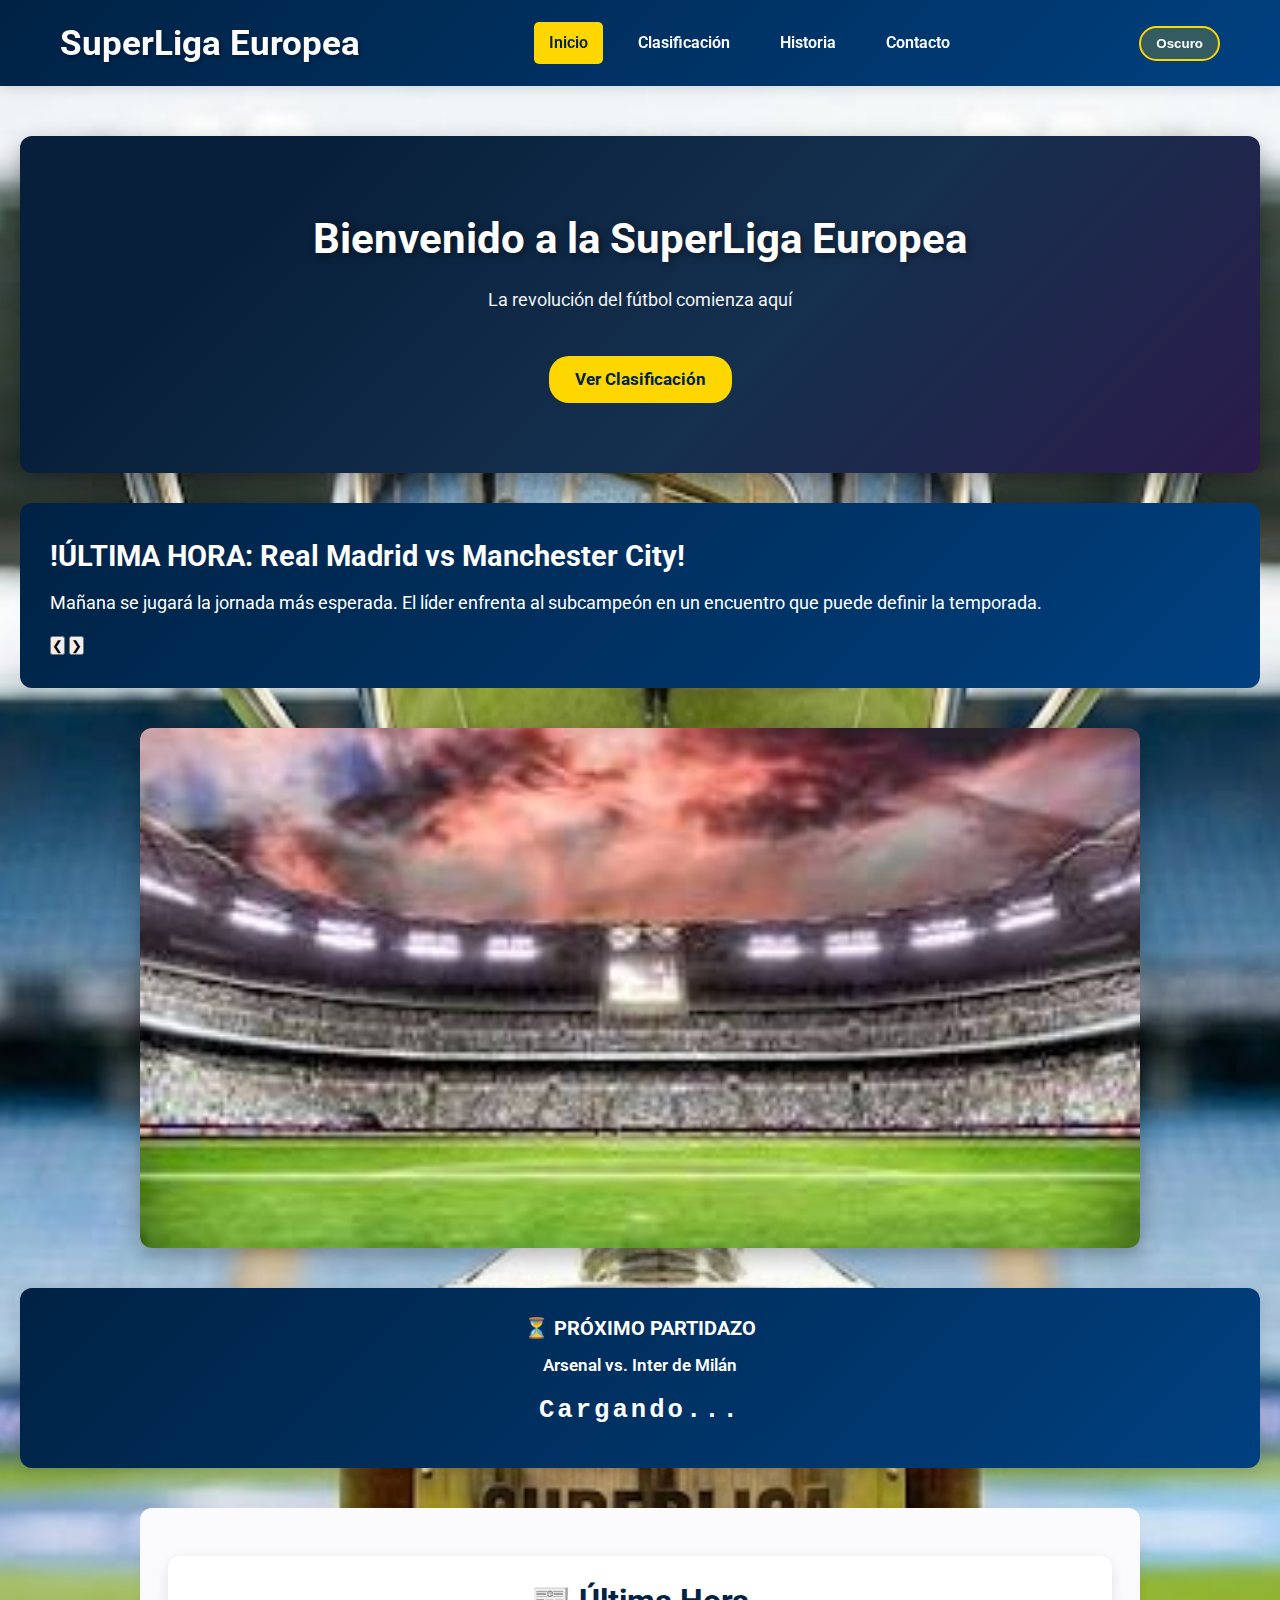
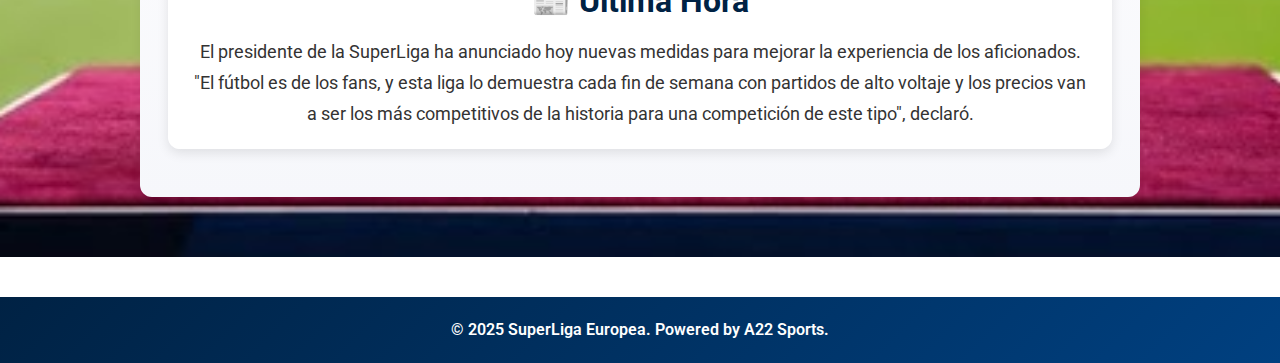
<file: Index.html>
<!DOCTYPE html>
<html lang="es">
<head>
    <meta charset="UTF-8">
    <meta name="viewport" content="width=device-width, initial-scale=1.0">
    <title>SuperLiga Europea</title>
    <link rel="stylesheet" href="styles.css">
</head>
<body>
    <header>
        <div class="header-content">
            <h1>SuperLiga Europea</h1>
            <nav>
                <a href="Index.html" class="activo">Inicio</a>
                <a href="clasificacion.html">Clasificación</a>
                <a href="historia.html">Historia</a>
                <a href="contacto.html">Contacto</a>
            </nav>
            <button id="btnTema" onclick="cambiarTema()">Oscuro</button>
        </div>
    </header>

    <main>
        <!-- HERO SECTION -->
        <section class="hero-section">
            <div class="hero-content">
                <h2>Bienvenido a la SuperLiga Europea</h2>
                <p>La revolución del fútbol comienza aquí</p>
                <a href="clasificacion.html" class="btn-cta">Ver Clasificación</a>
            </div>
        </section>

        <!-- CARRUSEL DE NOTICIAS -->
        <section class="carrusel-noticias">
            <div class="noticia-item activa">
                <h3>!ÚLTIMA HORA: Real Madrid vs Manchester City!</h3>
                <p>Mañana se jugará la jornada más esperada. El líder enfrenta al subcampeón en un encuentro que puede definir la temporada.</p>
            </div>
            <div class="noticia-item">
                <h3>Bayern München ascendió a 3ª posición</h3>
                <p>Los bávaros superaron a Barcelona con una victoria contundente (5-1) en la última jornada.</p>
            </div>
            <div class="noticia-item">
                <h3>Sentencia favorable del TJUE para la SuperLiga</h3>
                <p>El Tribunal confirma la legalidad de la competición. La SuperLiga puede continuar expandiéndose sin obstáculos legales.</p>
            </div>
            <button class="noticia-prev">❮</button>
            <button class="noticia-next">❯</button>
        </section>

        <!-- SLIDER DE IMÁGENES -->
        <section class="slider-container">
            <div class="slider-wrapper">
                <div class="slide">
                    <img src="estadio lleno.jpeg" alt="Estadio lleno">
                    <div class="caption">
                        <h3>Noches Mágicas</h3>
                        <p>Vive la emoción del mejor fútbol del mundo en directo.</p>
                    </div>
                </div>
                <div class="slide">
                    <img src="madid-city.jpg" alt="Manchester City">
                    <div class="caption">
                        <h3>El Templo Blanco</h3>
                        <p>El Real Madrid defiende su liderato esta jornada.</p>
                    </div>
                </div>
                <div class="slide">
                    <img src="san mames.jpeg" alt="San Mamés">
                    <div class="caption">
                        <h3>¡Aurrera Athletic!</h3>
                        <p>La atmósfera de San Mamés espera al PSG.</p>
                    </div>
                </div>
            </div>
        </section>

        <!-- CUENTA ATRÁS -->
        <section class="countdown-box">
            <h3>⏳ PRÓXIMO PARTIDAZO</h3>
            <p>Arsenal vs. Inter de Milán</p>
            <div id="reloj">Cargando...</div>
        </section>

        <!-- CONTENIDO TEXTO -->
        <section class="contenido-texto">
            <div class="cont-texto">
                <h2>📰 Última Hora</h2>
                <p>El presidente de la SuperLiga ha anunciado hoy nuevas medidas para mejorar la experiencia de los aficionados. "El fútbol es de los fans, y esta liga lo demuestra cada fin de semana con partidos de alto voltaje y los precios van a ser los más competitivos de la historia para una competición de este tipo", declaró.</p>
            </div>
        </section>
    </main>

    <footer><p>© 2025 SuperLiga Europea. Powered by A22 Sports.</p></footer>
    <script src="java.js"></script>
    <button id="btnSubir" onclick="subirArriba()" title="Volver arriba">⬆</button>
</body>
</html>
</file>
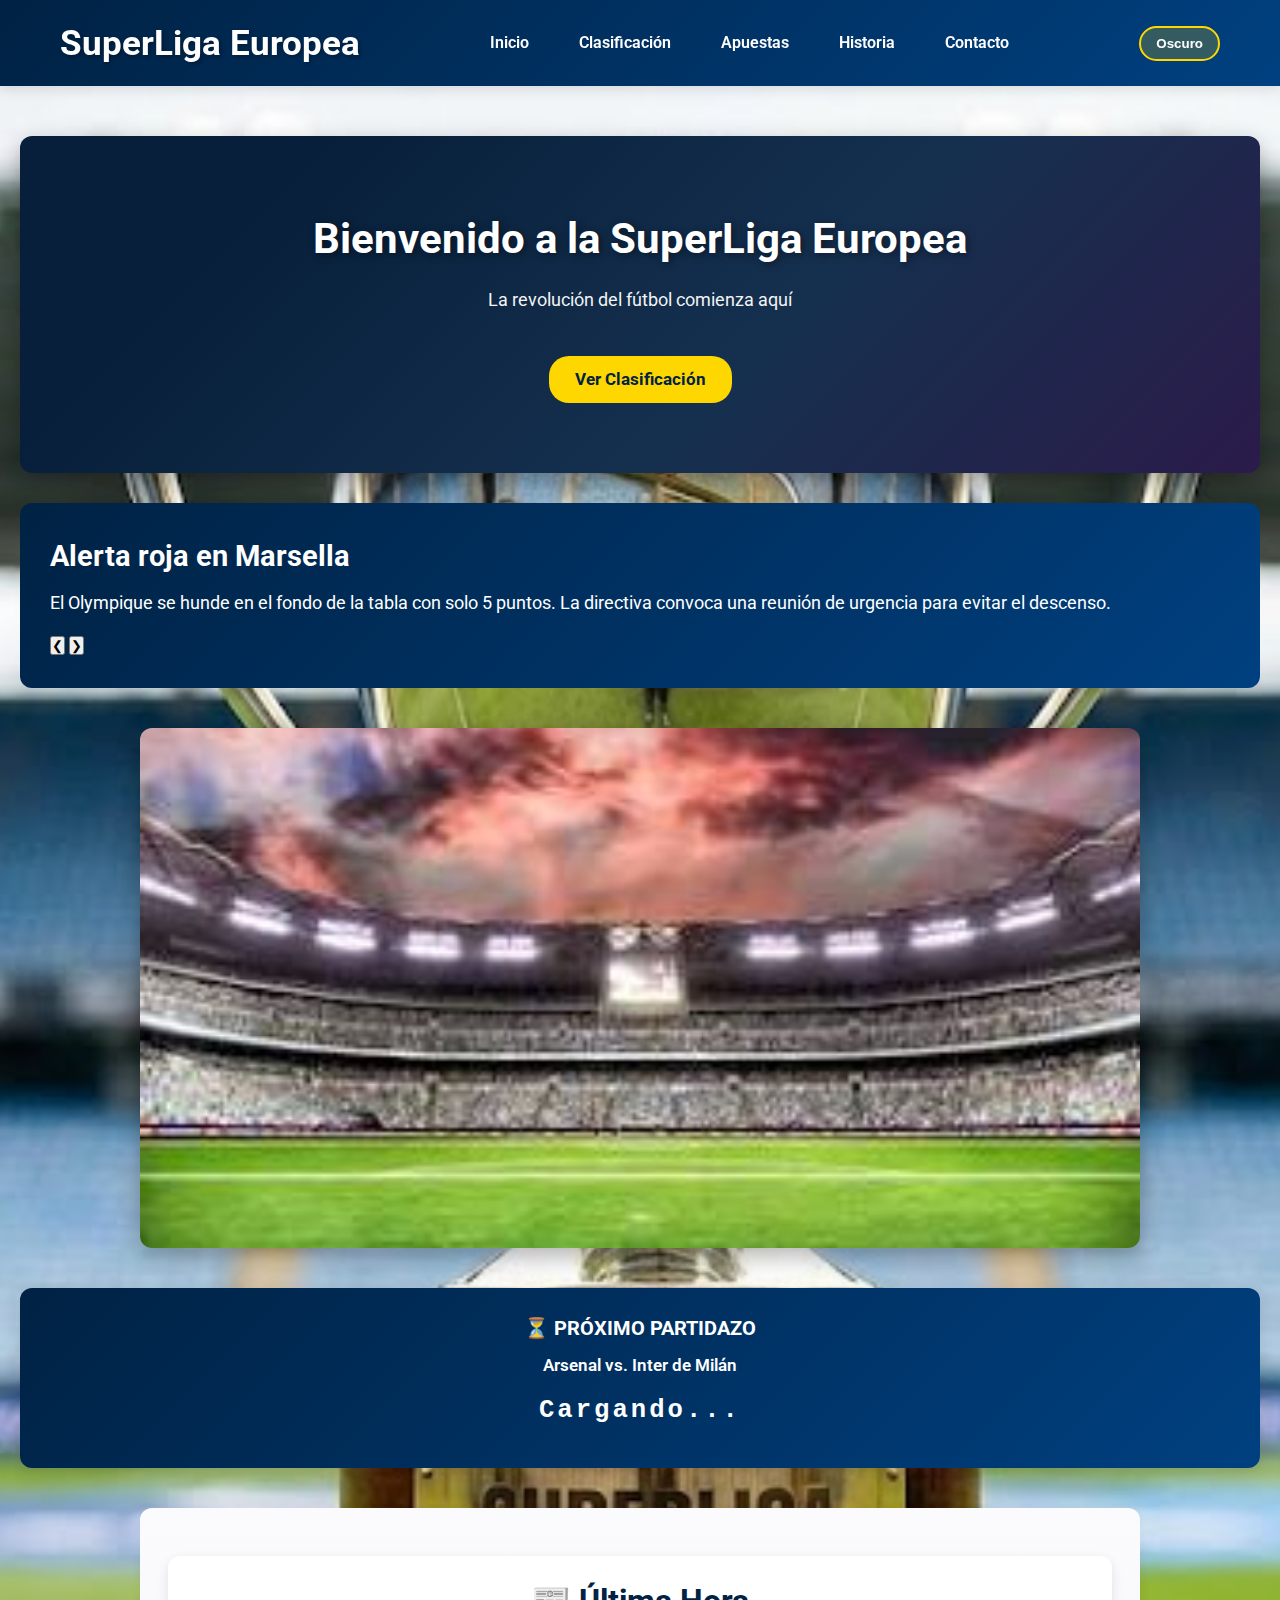
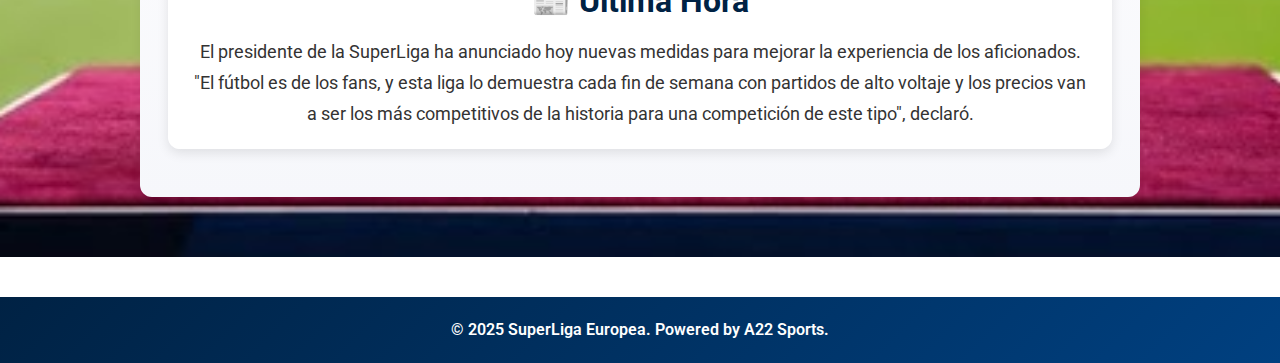
<file: index.html>
<!DOCTYPE html>
<html lang="es">
<head>
    <meta charset="UTF-8">
    <meta name="viewport" content="width=device-width, initial-scale=1.0">
    <title>SuperLiga Europea</title>
    <link rel="stylesheet" href="styles.css">
</head>
<body>
    <header>
        <div class="header-content">
            <h1>SuperLiga Europea</h1>
            <nav>
                <a href="index.html">Inicio</a>
                <a href="clasificacion.html">Clasificación</a>
                <a href="apuestas.html">Apuestas</a>
                <a href="historia.html">Historia</a>
                <a href="contacto.html">Contacto</a>
            </nav>
            <button id="btnTema" onclick="cambiarTema()">Oscuro</button>
        </div>
    </header>

    <main>
        <!-- HERO SECTION -->
        <section class="hero-section">
            <div class="hero-content">
                <h2>Bienvenido a la SuperLiga Europea</h2>
                <p>La revolución del fútbol comienza aquí</p>
                <a href="clasificacion.html" class="btn-cta">Ver Clasificación</a>
            </div>
        </section>

        <section class="carrusel-noticias">
            <div class="noticia-item activa">
                <h3>Alerta roja en Marsella</h3>
                <p>El Olympique se hunde en el fondo de la tabla con solo 5 puntos. La directiva convoca una reunión de urgencia para evitar el descenso.</p>
            </div>
            <div class="noticia-item">
                <h3>La persecución del Manchester City</h3>
                <p>Con 35 puntos y la mejor diferencia de goles, los de Guardiola están a un solo tropiezo del Arsenal para asaltar la primera plaza.</p>
            </div>
            <div class="noticia-item">
                <h3>Sentencia favorable del TJUE para la SuperLiga</h3>
                <p>El Tribunal confirma la legalidad de la competición. La SuperLiga puede continuar expandiéndose sin obstáculos legales.</p>
            </div>
            <button class="noticia-prev">❮</button>
            <button class="noticia-next">❯</button>
        </section>

        <!-- SLIDER DE IMÁGENES -->
        <section class="slider-container">
            <div class="slider-wrapper">
                <div class="slide">
                    <img src="estadio lleno.jpeg" alt="Estadio lleno">
                    <div class="caption">
                        <h3>Noches Mágicas</h3>
                        <p>Vive la emoción del mejor fútbol del mundo en directo.</p>
                    </div>
                </div>
                <div class="slide">
                    <img src="madid-city.jpg" alt="Manchester City">
                    <div class="caption">
                        <h3>El Templo Blanco</h3>
                        <p>El Real Madrid defiende su liderato esta jornada.</p>
                    </div>
                </div>
                <div class="slide">
                    <img src="san mames.jpeg" alt="San Mamés">
                    <div class="caption">
                        <h3>¡Aurrera Athletic!</h3>
                        <p>La atmósfera de San Mamés espera al PSG.</p>
                    </div>
                </div>
            </div>
        </section>

        <!-- CUENTA ATRÁS -->
        <section class="countdown-box">
            <h3>⏳ PRÓXIMO PARTIDAZO</h3>
            <p>Arsenal vs. Inter de Milán</p>
            <div id="reloj">Cargando...</div>
        </section>

        <!-- CONTENIDO TEXTO -->
        <section class="contenido-texto">
            <div class="cont-texto">
                <h2>📰 Última Hora</h2>
                <p>El presidente de la SuperLiga ha anunciado hoy nuevas medidas para mejorar la experiencia de los aficionados. "El fútbol es de los fans, y esta liga lo demuestra cada fin de semana con partidos de alto voltaje y los precios van a ser los más competitivos de la historia para una competición de este tipo", declaró.</p>
            </div>
        </section>
    </main>

    <footer><p>© 2025 SuperLiga Europea. Powered by A22 Sports.</p></footer>
    <script src="java.js"></script>
    <button id="btnSubir" onclick="subirArriba()" title="Volver arriba">⬆</button>
</body>
</html>
</file>
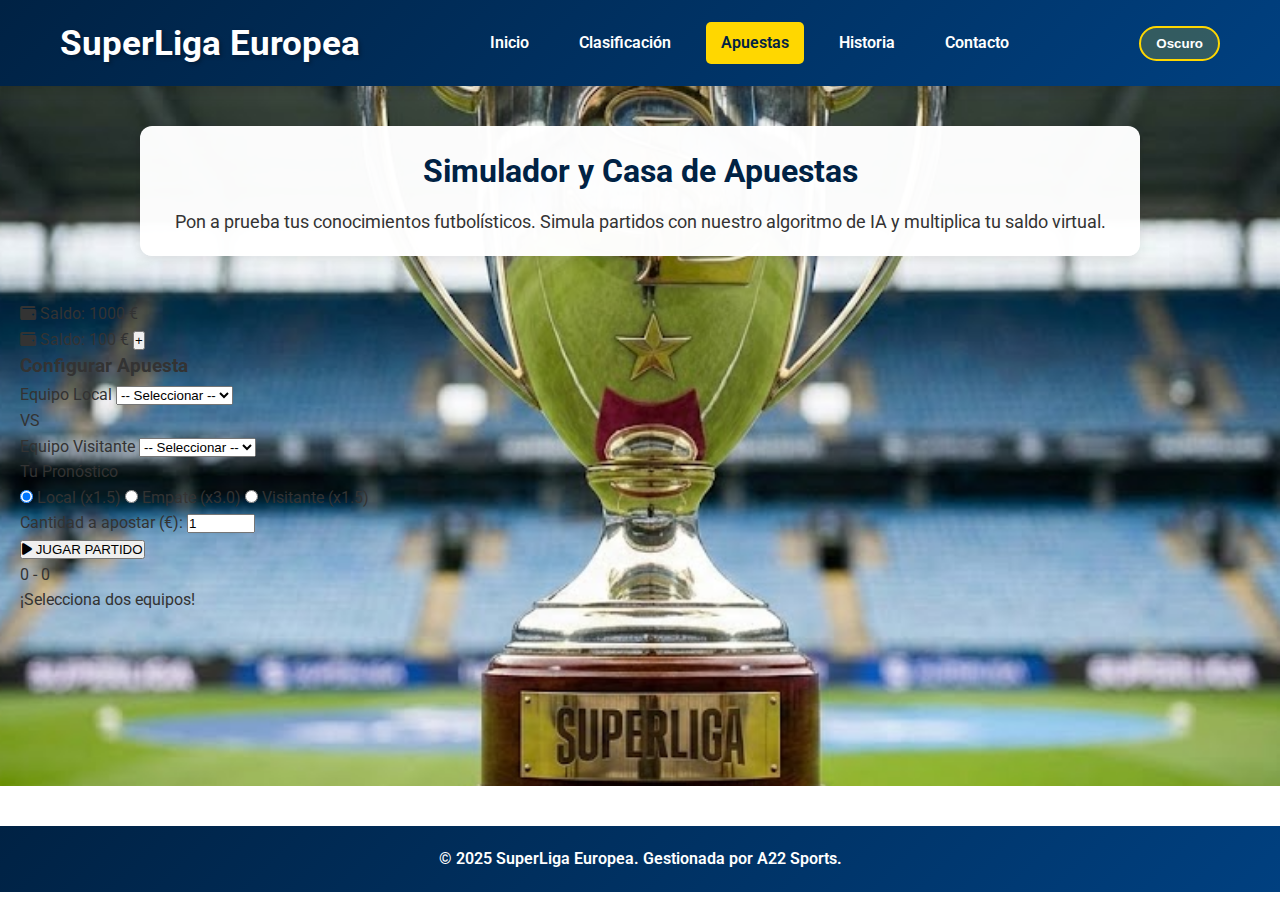
<file: apuestas.html>
<!DOCTYPE html>
<html lang="es">
<head>
    <meta charset="UTF-8">
    <meta name="viewport" content="width=device-width, initial-scale=1.0">
    <title>SuperLiga Europea - Apuestas</title>
    <link rel="stylesheet" href="styles.css">
    <link rel="stylesheet" href="https://cdnjs.cloudflare.com/ajax/libs/font-awesome/6.0.0/css/all.min.css">
</head>
<body>
    <header>
        <div class="header-content">
            <h1>SuperLiga Europea</h1>
            <nav>
                <a href="index.html">Inicio</a>
                <a href="clasificacion.html">Clasificación</a>
                <a href="apuestas.html" class="activo">Apuestas</a>
                <a href="historia.html">Historia</a>
                <a href="contacto.html">Contacto</a>
            </nav>
            <button id="btnTema" onclick="cambiarTema()">Oscuro</button>
        </div>
    </header>

    <main>
        <div class="cont-texto">
            <h2>Simulador y Casa de Apuestas</h2>
            <p>Pon a prueba tus conocimientos futbolísticos. Simula partidos con nuestro algoritmo de IA y multiplica tu saldo virtual.</p>
        </div>
        <br>

        <div class="banca-container">
            <i class="fa-solid fa-wallet"></i> Saldo: <span id="saldoUsuario">1000</span> €
        </div>

        <div class="banca-container">
            <i class="fa-solid fa-wallet"></i> Saldo: <span id="saldoUsuario">100</span> €
            <button id="btnRecargar" class="btn-recargar" title="Recargar 100€">+</button>
        </div>

        <div class="simulador-container">
            <h3>Configurar Apuesta</h3>
            
            <div class="simulador-wrapper">
                <div class="equipo-select">
                    <label>Equipo Local</label>
                    <select id="simLocal">
                        <option value="">-- Seleccionar --</option>
                    </select>
                </div>
                
                <div class="vs-badge">VS</div>
                
                <div class="equipo-select">
                    <label>Equipo Visitante</label>
                    <select id="simVisitante">
                        <option value="">-- Seleccionar --</option>
                    </select>
                </div>
            </div>

            <div id="panelForma" class="panel-forma" style="display:none;">
                <div class="columna-forma">
                    <h5 id="tituloFormaLocal">Local</h5>
                    <ul id="listaFormaLocal" class="lista-forma"></ul>
                </div>
                <div class="separador-forma"></div>
                <div class="columna-forma">
                    <h5 id="tituloFormaVisitante">Visitante</h5>
                    <ul id="listaFormaVisitante" class="lista-forma"></ul>
                </div>
            </div>

            <div class="zona-apuestas">
                <label class="titulo-zona">Tu Pronóstico</label>
                
                <div class="opciones-apuesta">
                    <label><input type="radio" name="apuesta" value="1" checked> Local (x1.5)</label>
                    <label><input type="radio" name="apuesta" value="X"> Empate (x3.0)</label>
                    <label><input type="radio" name="apuesta" value="2"> Visitante (x1.5)</label>
                </div>
                
                <div class="input-dinero">
                    <label>Cantidad a apostar (€):</label>
                    <input type="number" id="cantidadApuesta" value="1" min="1" max="1000" placeholder="Mínimo 1">
                </div>
            </div>

            <button id="btnSimular" class="btn-simular">
                <i class="fa-solid fa-play"></i> JUGAR PARTIDO
            </button>
            
            <div id="resultadoSimulacion" class="resultado-oculto">
                <div class="marcador-final">
                    <span id="scoreLocal">0</span>
                    <span class="guion">-</span>
                    <span id="scoreVisitante">0</span>
                </div>
                <p id="comentarioPartido">¡Selecciona dos equipos!</p>
                <div id="resultadoApuesta" class="resultado-apuesta-texto"></div>
            </div>
        </div>
    </main>

    <footer><p>© 2025 SuperLiga Europea. Gestionada por A22 Sports.</p></footer>
    
    <script src="java.js"></script>
    <button id="btnSubir" onclick="subirArriba()" title="Volver arriba">⬆</button>
</body>
</html>
</file>
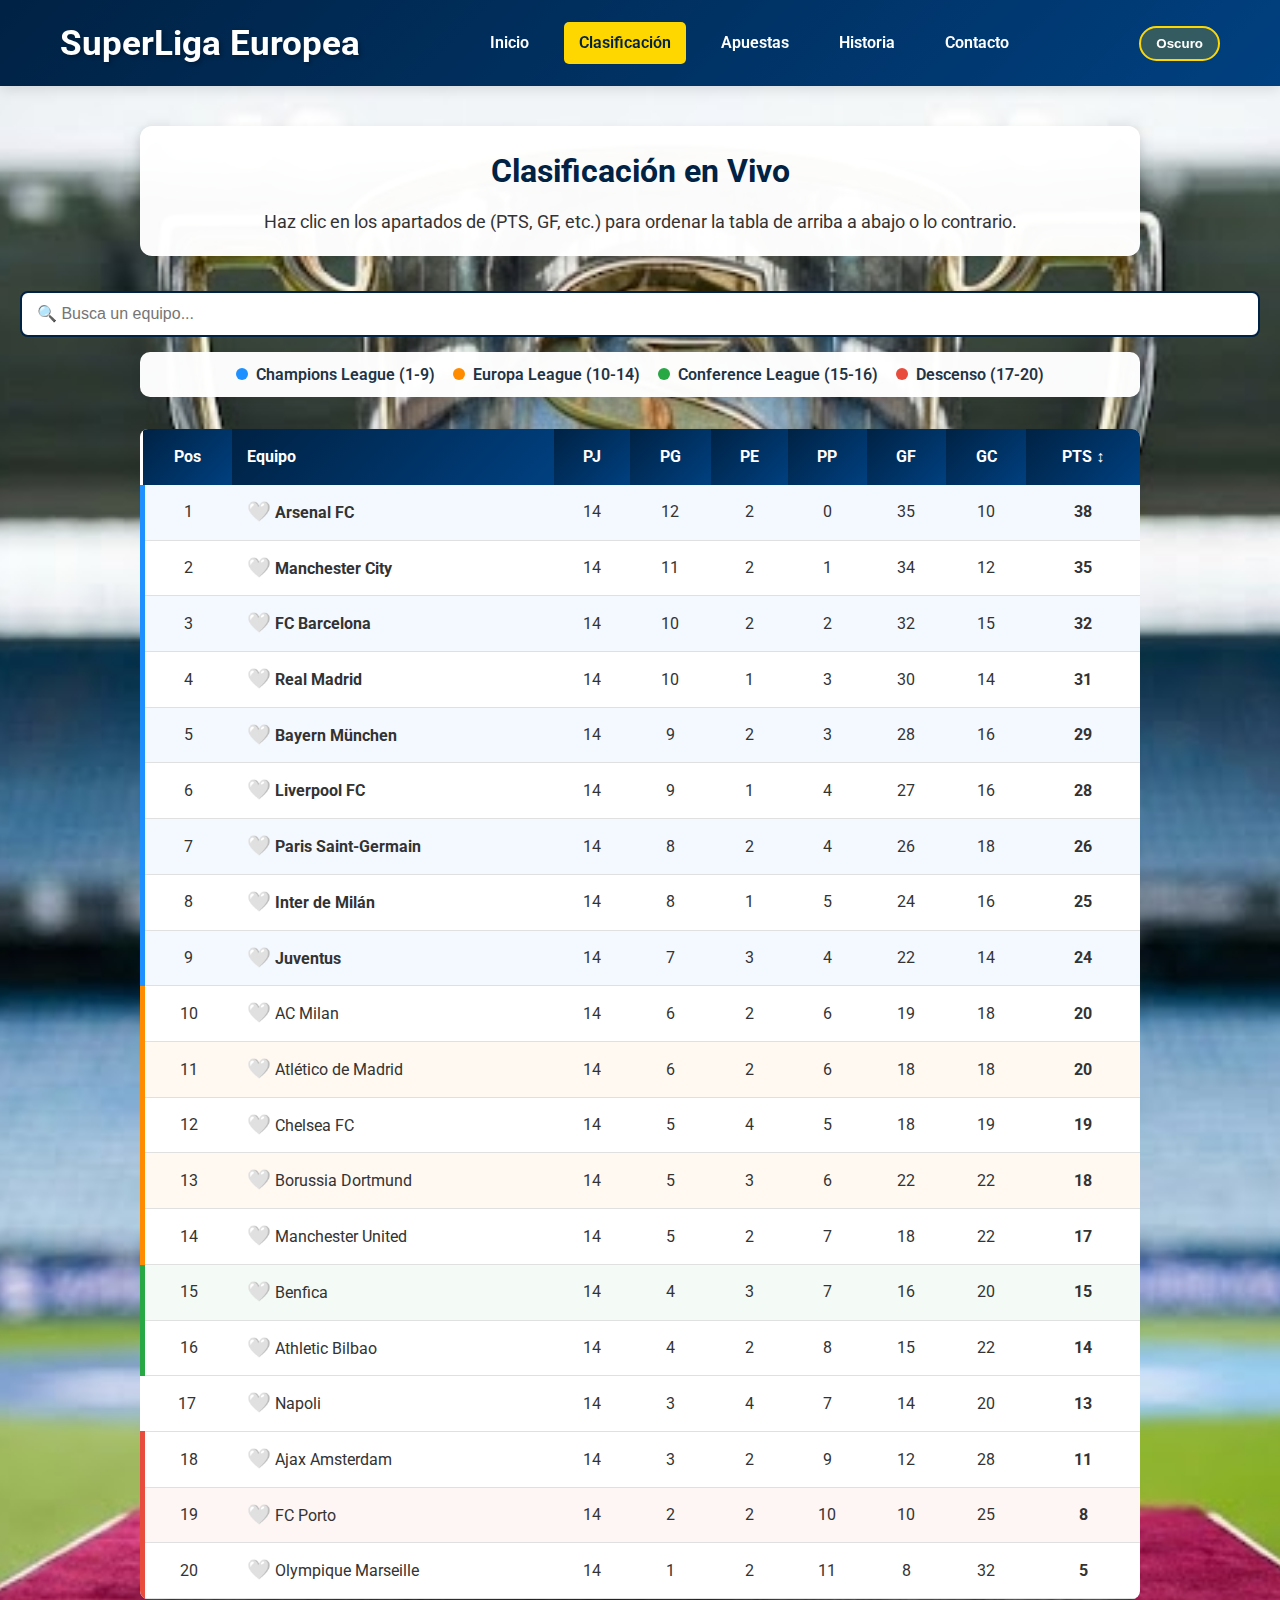
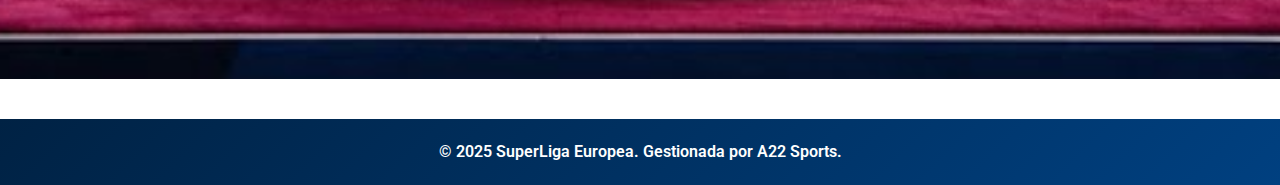
<file: clasificacion.html>
<!DOCTYPE html>
<html lang="es">
<head>
    <meta charset="UTF-8">
    <meta name="viewport" content="width=device-width, initial-scale=1.0">
    <title>SuperLiga Europea</title>
    <link rel="stylesheet" href="styles.css">
</head>
<body>
    <header>
        <div class="header-content">
            <h1>SuperLiga Europea</h1>
            <nav>
                <a href="index.html">Inicio</a>
                <a href="clasificacion.html" class="activo">Clasificación</a>
                <a href="apuestas.html">Apuestas</a>
                <a href="historia.html">Historia</a>
                <a href="contacto.html">Contacto</a>
            </nav>
            <button id="btnTema" onclick="cambiarTema()">Oscuro</button>
        </div>
    </header>

    <main class="hidden">
        <div class="cont-texto">
        <h2>Clasificación en Vivo</h2>
        <p>Haz clic en los apartados de  (PTS, GF, etc.) para ordenar la tabla de arriba a abajo o lo contrario.</p> 
        </div>

        <input type="text" id="buscador-equipos" placeholder="🔍 Busca un equipo..." />

        <div class="leyenda-box">
            <span><span class="punto-azul"></span> Champions League (1-9)</span>
            <span><span class="punto-naranja"></span> Europa League (10-14)</span>
            <span><span class="punto-verde"></span> Conference League (15-16)</span>
            <span><span class="punto-rojo"></span> Descenso (17-20)</span>
        </div>





        <div class="contenedor-tabla">
            <table class="tabla-pro">
                <thead>
                    <tr>
                        <th title="Ordenar por posición">Pos</th>
                        <th title="Ordenar por nombre">Equipo</th>
                        <th title="Partidos Jugados">PJ</th>
                        <th title="Ganados">PG</th>
                        <th title="Empatados">PE</th>
                        <th title="Perdidos">PP</th>
                        <th title="Goles Favor">GF</th>
                        <th title="Goles Contra">GC</th>
                        <th title="Ordenar por Puntos">PTS ↕</th>
                    </tr>
                </thead>
                <tbody>
                    <tr class="zona-champions"><td>1</td><td><span class="corazon-favorito" data-equipo="Arsenal FC">🤍</span> <b>Arsenal FC</b></td><td>14</td><td>12</td><td>2</td><td>0</td><td>35</td><td>10</td><td><b>38</b></td></tr>
                    <tr class="zona-champions"><td>2</td><td><span class="corazon-favorito" data-equipo="Manchester City">🤍</span> <b>Manchester City</b></td><td>14</td><td>11</td><td>2</td><td>1</td><td>34</td><td>12</td><td><b>35</b></td></tr>
                    <tr class="zona-champions"><td>3</td><td><span class="corazon-favorito" data-equipo="FC Barcelona">🤍</span> <b>FC Barcelona</b></td><td>14</td><td>10</td><td>2</td><td>2</td><td>32</td><td>15</td><td><b>32</b></td></tr>
                    <tr class="zona-champions"><td>4</td><td><span class="corazon-favorito" data-equipo="Real Madrid">🤍</span> <b>Real Madrid</b></td><td>14</td><td>10</td><td>1</td><td>3</td><td>30</td><td>14</td><td><b>31</b></td></tr>
                    <tr class="zona-champions"><td>5</td><td><span class="corazon-favorito" data-equipo="Bayern München">🤍</span> <b>Bayern München</b></td><td>14</td><td>9</td><td>2</td><td>3</td><td>28</td><td>16</td><td><b>29</b></td></tr>
                    <tr class="zona-champions"><td>6</td><td><span class="corazon-favorito" data-equipo="Liverpool FC">🤍</span> <b>Liverpool FC</b></td><td>14</td><td>9</td><td>1</td><td>4</td><td>27</td><td>16</td><td><b>28</b></td></tr>
                    <tr class="zona-champions"><td>7</td><td><span class="corazon-favorito" data-equipo="Paris Saint-Germain">🤍</span> <b>Paris Saint-Germain</b></td><td>14</td><td>8</td><td>2</td><td>4</td><td>26</td><td>18</td><td><b>26</b></td></tr>
                    <tr class="zona-champions"><td>8</td><td><span class="corazon-favorito" data-equipo="Inter de Milán">🤍</span> <b>Inter de Milán</b></td><td>14</td><td>8</td><td>1</td><td>5</td><td>24</td><td>16</td><td><b>25</b></td></tr>
                    <tr class="zona-champions"><td>9</td><td><span class="corazon-favorito" data-equipo="Juventus">🤍</span> <b>Juventus</b></td><td>14</td><td>7</td><td>3</td><td>4</td><td>22</td><td>14</td><td><b>24</b></td></tr>
                    
                    <tr class="zona-europa"><td>10</td><td><span class="corazon-favorito" data-equipo="AC Milan">🤍</span> AC Milan</td><td>14</td><td>6</td><td>2</td><td>6</td><td>19</td><td>18</td><td><b>20</b></td></tr>
                    <tr class="zona-europa"><td>11</td><td><span class="corazon-favorito" data-equipo="Atlético de Madrid">🤍</span> Atlético de Madrid</td><td>14</td><td>6</td><td>2</td><td>6</td><td>18</td><td>18</td><td><b>20</b></td></tr>
                    <tr class="zona-europa"><td>12</td><td><span class="corazon-favorito" data-equipo="Chelsea FC">🤍</span> Chelsea FC</td><td>14</td><td>5</td><td>4</td><td>5</td><td>18</td><td>19</td><td><b>19</b></td></tr>
                    <tr class="zona-europa"><td>13</td><td><span class="corazon-favorito" data-equipo="Borussia Dortmund">🤍</span> Borussia Dortmund</td><td>14</td><td>5</td><td>3</td><td>6</td><td>22</td><td>22</td><td><b>18</b></td></tr>
                    <tr class="zona-europa"><td>14</td><td><span class="corazon-favorito" data-equipo="Manchester United">🤍</span> Manchester United</td><td>14</td><td>5</td><td>2</td><td>7</td><td>18</td><td>22</td><td><b>17</b></td></tr>
                    
                    <tr class="zona-conference"><td>15</td><td><span class="corazon-favorito" data-equipo="Benfica">🤍</span> Benfica</td><td>14</td><td>4</td><td>3</td><td>7</td><td>16</td><td>20</td><td><b>15</b></td></tr>
                    <tr class="zona-conference"><td>16</td><td><span class="corazon-favorito" data-equipo="Athletic Bilbao">🤍</span> Athletic Bilbao</td><td>14</td><td>4</td><td>2</td><td>8</td><td>15</td><td>22</td><td><b>14</b></td></tr>
                    
                    <tr class=""><td>17</td><td><span class="corazon-favorito" data-equipo="Napoli">🤍</span> Napoli</td><td>14</td><td>3</td><td>4</td><td>7</td><td>14</td><td>20</td><td><b>13</b></td></tr>
                    <tr class="zona-descenso"><td>18</td><td><span class="corazon-favorito" data-equipo="Ajax Amsterdam">🤍</span> Ajax Amsterdam</td><td>14</td><td>3</td><td>2</td><td>9</td><td>12</td><td>28</td><td><b>11</b></td></tr>
                    <tr class="zona-descenso"><td>19</td><td><span class="corazon-favorito" data-equipo="FC Porto">🤍</span> FC Porto</td><td>14</td><td>2</td><td>2</td><td>10</td><td>10</td><td>25</td><td><b>8</b></td></tr>
                    <tr class="zona-descenso"><td>20</td><td><span class="corazon-favorito" data-equipo="Olympique Marseille">🤍</span> Olympique Marseille</td><td>14</td><td>1</td><td>2</td><td>11</td><td>8</td><td>32</td><td><b>5</b></td></tr>
                </tbody>
            </table>
        </div>
    </main>

    <footer><p>© 2025 SuperLiga Europea. Gestionada por A22 Sports.</p></footer>
    <script src="java.js"></script>
    <button id="btnSubir" onclick="subirArriba()" title="Volver arriba">⬆</button>
</body>
</html>
</file>
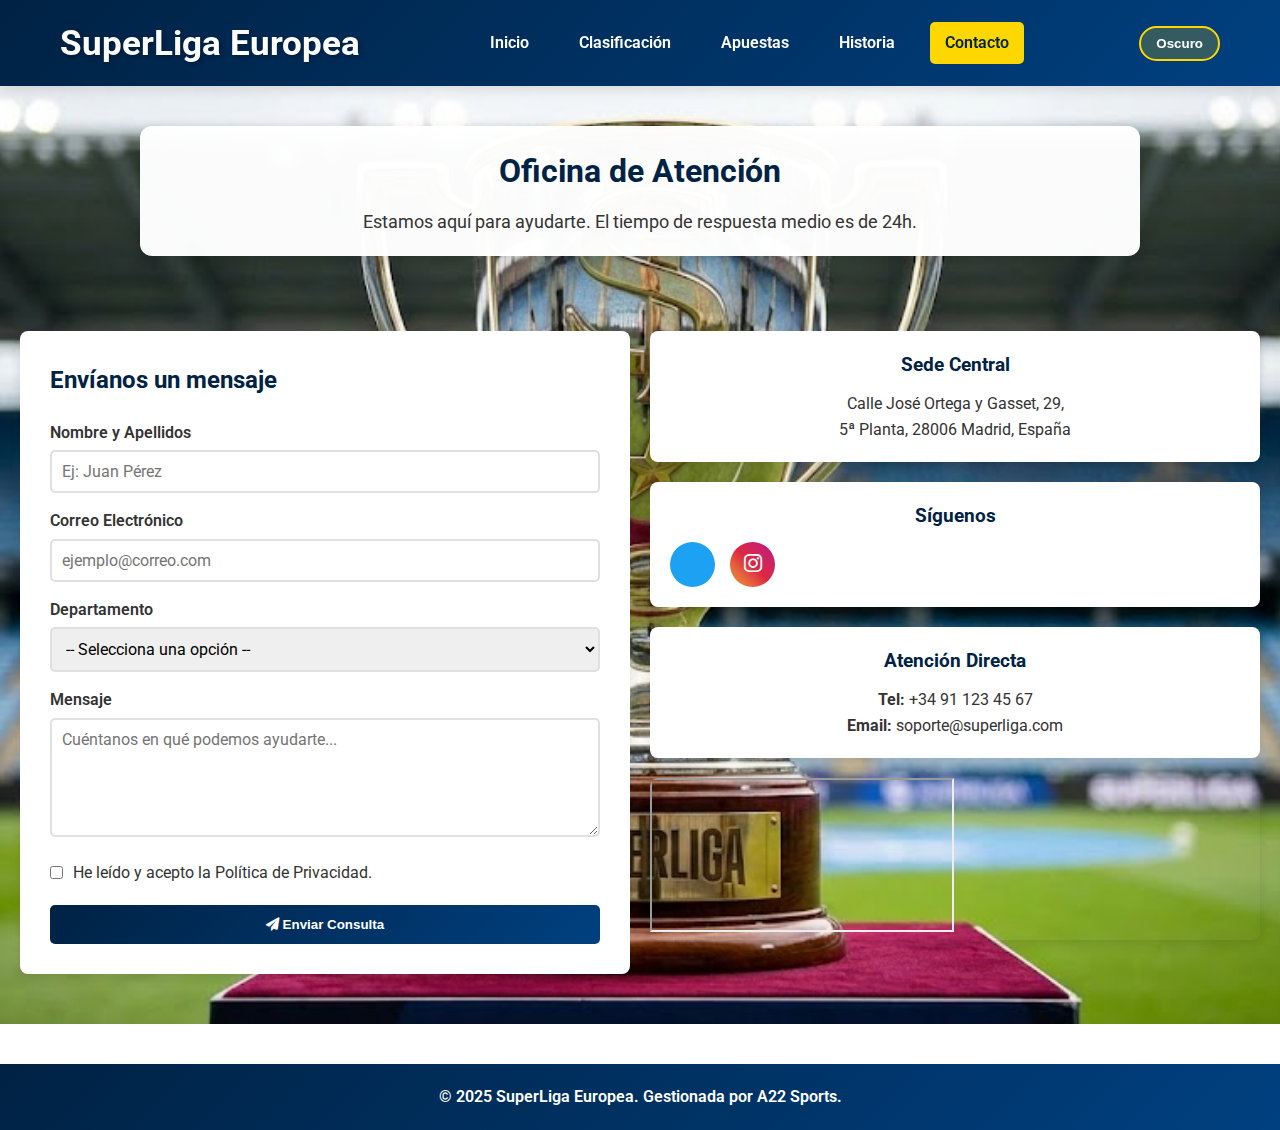
<file: contacto.html>
<!DOCTYPE html>
<html lang="es">
<head>
    <meta charset="UTF-8">
    <meta name="viewport" content="width=device-width, initial-scale=1.0">
    <title>SuperLiga Europea</title>
    <link rel="stylesheet" href="styles.css">
    <link rel="stylesheet" href="https://cdnjs.cloudflare.com/ajax/libs/font-awesome/6.0.0/css/all.min.css">
</head>
<body>
    <header>
        <div class="header-content">
            <h1>SuperLiga Europea</h1>
            <nav>
                <a href="index.html">Inicio</a>
                <a href="clasificacion.html">Clasificación</a>
                <a href="apuestas.html">Apuestas</a>
                <a href="historia.html">Historia</a>
                <a href="contacto.html" class="activo">Contacto</a>
            </nav>
            <button id="btnTema" onclick="cambiarTema()">Oscuro</button>
        </div>
    </header>

    <main>
        <div class="cont-texto">
        <h2>Oficina de Atención</h2>
        <p>Estamos aquí para ayudarte. El tiempo de respuesta medio es de 24h.</p>
        </div>
        <br>

        <div class="contacto-grid">
            
            <div class="form-box">
                <h3>Envíanos un mensaje</h3>
                <form id="formContacto" onsubmit="return validarFormulario(event)">
                    
                    <div class="campo">
                        <label>Nombre y Apellidos</label>
                        <input type="text" id="nombre" placeholder="Ej: Juan Pérez">
                        <small class="error-msg" id="error-nombre"></small>
                    </div>

                    <div class="campo">
                        <label>Correo Electrónico</label>
                        <input type="email" id="email" placeholder="ejemplo@correo.com">
                        <small class="error-msg" id="error-email"></small>
                    </div>

                    <div class="campo">
                        <label>Departamento</label>
                        <select id="departamento">
                            <option value="">-- Selecciona una opción --</option>
                            <option value="socios">Atención al Socio</option>
                            <option value="prensa">Prensa y Acreditaciones</option>
                            <option value="patrocinios">Patrocinios y Publicidad</option>
                            <option value="tecnico">Soporte Técnico Web</option>
                        </select>
                        <small class="error-msg" id="error-dep"></small>
                    </div>

                    <div class="campo">
                        <label>Mensaje</label>
                        <textarea id="mensaje" rows="5" placeholder="Cuéntanos en qué podemos ayudarte..."></textarea>
                        <small class="error-msg" id="error-mensaje"></small>
                    </div>

                    <div class="campo-check">
                        <input type="checkbox" id="politica">
                        <label for="politica">He leído y acepto la Política de Privacidad.</label>
                        <small class="error-msg" id="error-politica"></small>
                    </div>

                    <button type="submit" id="btnEnviar" class="btn-enviar">
                        <i class="fa-solid fa-paper-plane"></i> Enviar Consulta
                    </button>
                </form>
                
                <div id="mensajeExito" class="alerta-exito">
                    <h4> ¡Mensaje Enviado!</h4>
                    <p>Gracias por contactar con la SuperLiga. Hemos recibido tu solicitud y te responderemos en breve.</p>
                </div>
            </div>

            <div class="info-sidebar">
                <div class="info-card">
                    <h3>Sede Central</h3>
                    <p>Calle José Ortega y Gasset, 29,<br>5ª Planta, 28006 Madrid, España</p>
                </div>
                
                <div class="info-card">
                    <h3>Síguenos</h3>
                    <div class="social-links">
                        <a href="#" class="social-btn twitter" title="X / Twitter"><i class="fa-brands fa-x-twitter"></i></a>
                        <a href="#" class="social-btn instagram" title="Instagram"><i class="fa-brands fa-instagram"></i></a>
                    </div>
                </div>

                <div class="info-card">
                    <h3> Atención Directa</h3>
                    <p><strong>Tel:</strong> +34 91 123 45 67</p>
                    <p><strong>Email:</strong> soporte@superliga.com</p>
                </div>

                <div class="mapa-box">
                    <iframe class="contacto-mapa" src="https://www.google.com/maps/embed?pb=!1m18!1m12!1m3!1d3035.1234567890!2d-3.6877!3d40.4254!2m3!1f0!2f0!3f0!3m2!1i1024!2i768!4f13.1!3m3!1m2!1s0xd4225f5e5e5e5e5d%3A0x1234567890abcdef!2sC.%20Jos%C3%A9%20Ortega%20y%20Gasset%2C%2029%2C%2028006%20Madrid!5e0!3m2!1ses!2ses!4v1710000000000" allowfullscreen="" loading="lazy"></iframe>
                </div>
            </div>
        </div>
    </main>

    <footer><p>© 2025 SuperLiga Europea. Gestionada por A22 Sports.</p></footer>
    <script src="java.js"></script>
    <button id="btnSubir" onclick="subirArriba()" title="Volver arriba">⬆</button>
</body>
</html>
</file>
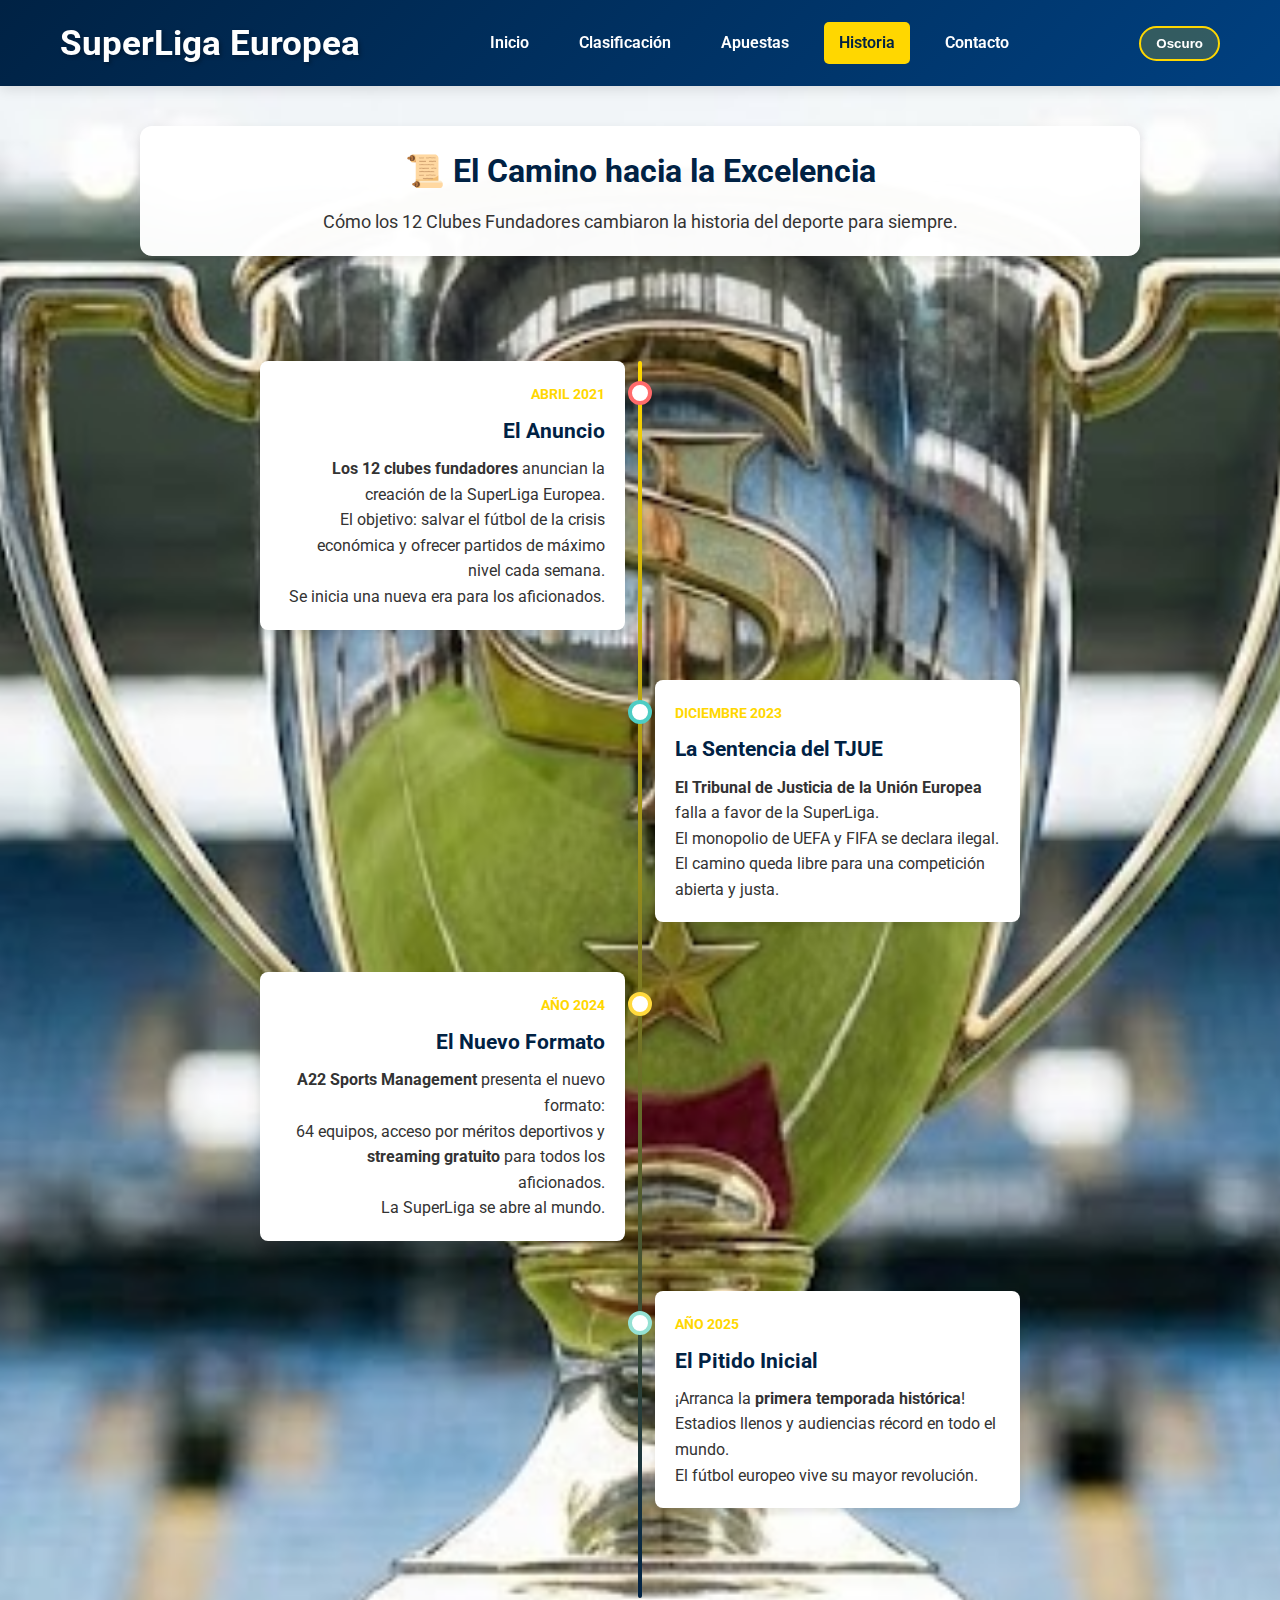
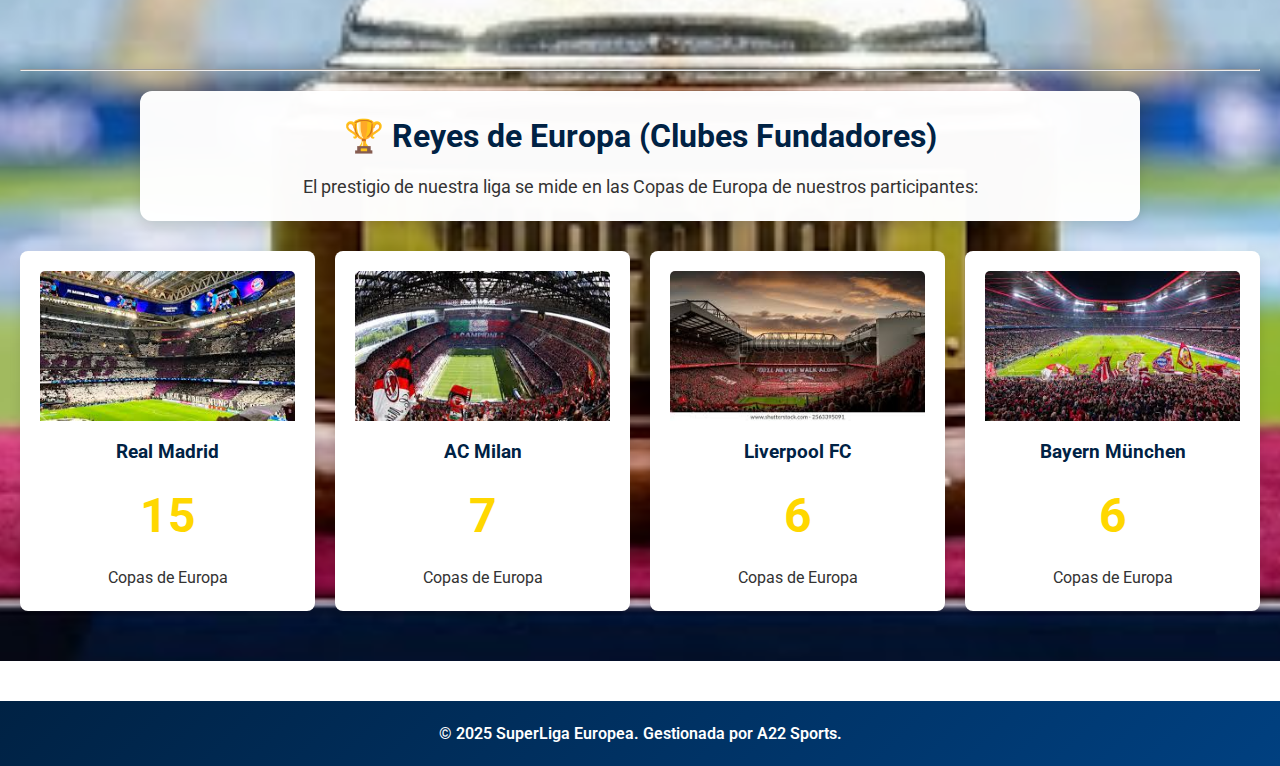
<file: historia.html>
<!DOCTYPE html>
<html lang="es">
<head>
    <meta charset="UTF-8">
    <meta name="viewport" content="width=device-width, initial-scale=1.0">
    <title>SuperLiga Europea</title>
    <link rel="stylesheet" href="styles.css">
</head>
<body>
    <header>
        <div class="header-content">
            <h1>SuperLiga Europea</h1>
            <nav>
                <a href="index.html">Inicio</a>
                <a href="clasificacion.html">Clasificación</a>
                <a href="apuestas.html">Apuestas</a>
                <a href="historia.html" class="activo">Historia</a>
                <a href="contacto.html">Contacto</a>
            </nav>
            <button id="btnTema" onclick="cambiarTema()">Oscuro</button>
        </div>
    </header>

    <main>
        <div class="cont-texto">
            <h2>📜 El Camino hacia la Excelencia</h2>
            <p>Cómo los 12 Clubes Fundadores cambiaron la historia del deporte para siempre.</p>
        </div>
        <br>

        <div class="timeline-container">
            
            <div class="timeline-event">
                <div class="timeline-point"></div>
                <div class="timeline-content">
                    <span class="timeline-date">ABRIL 2021</span>
                    <h3 class="timeline-title">El Anuncio</h3>
                    <p><b>Los 12 clubes fundadores</b> anuncian la creación de la SuperLiga Europea.<br>
                    El objetivo: salvar el fútbol de la crisis económica y ofrecer partidos de máximo nivel cada semana.<br>
                    Se inicia una nueva era para los aficionados.</p>
                </div>
            </div>

            <div class="timeline-event">
                <div class="timeline-point"></div>
                <div class="timeline-content">
                    <span class="timeline-date">DICIEMBRE 2023</span>
                    <h3 class="timeline-title">La Sentencia del TJUE</h3>
                    <p><b>El Tribunal de Justicia de la Unión Europea</b> falla a favor de la SuperLiga.<br>
                    El monopolio de UEFA y FIFA se declara ilegal.<br>
                    El camino queda libre para una competición abierta y justa.</p>
                </div>
            </div>

            <div class="timeline-event">
                <div class="timeline-point"></div>
                <div class="timeline-content">
                    <span class="timeline-date">AÑO 2024</span>
                    <h3 class="timeline-title">El Nuevo Formato</h3>
                    <p><b>A22 Sports Management</b> presenta el nuevo formato:<br>
                    64 equipos, acceso por méritos deportivos y <b>streaming gratuito</b> para todos los aficionados.<br>
                    La SuperLiga se abre al mundo.</p>
                </div>
            </div>

            <div class="timeline-event">
                <div class="timeline-point"></div>
                <div class="timeline-content">
                    <span class="timeline-date">AÑO 2025</span>
                    <h3 class="timeline-title">El Pitido Inicial</h3>
                    <p>¡Arranca la <b>primera temporada histórica</b>!<br>
                    Estadios llenos y audiencias récord en todo el mundo.<br>
                    El fútbol europeo vive su mayor revolución.</p>
                </div>
            </div>

        </div>
        <br><br><hr>
        <div class="cont-texto">
        <h2>🏆 Reyes de Europa (Clubes Fundadores)</h2>
        <p>El prestigio de nuestra liga se mide en las Copas de Europa de nuestros participantes:</p>
        </div>
        
        <div class="palmares-grid">
        <div class="trofeo-card">
            <img src="bernabeu.jpeg" alt="Estadio Santiago Bernabéu" class="trofeo-card-img">
            <h3>Real Madrid</h3>
            <div class="trofeo-numero">15</div>
            <p>Copas de Europa</p>
        </div>
        
        <div class="trofeo-card">
            <img src="san siro.jpeg" alt="San Siro" class="trofeo-card-img">
            <h3>AC Milan</h3>
            <div class="trofeo-numero">7</div>
            <p>Copas de Europa</p>
        </div>
        
        <div class="trofeo-card">
            <img src="anfield.jpeg" alt="Anfield" class="trofeo-card-img">
            <h3>Liverpool FC</h3>
            <div class="trofeo-numero">6</div>
            <p>Copas de Europa</p>
        </div>
        
        <div class="trofeo-card">
            <img src="allianz arena.jpeg" alt="Allianz Arena" class="trofeo-card-img">
            <h3>Bayern München</h3>
            <div class="trofeo-numero">6</div>
            <p>Copas de Europa</p>
        </div>
</div>
    </main>

    <footer><p>© 2025 SuperLiga Europea. Gestionada por A22 Sports.</p></footer>
    <script src="java.js"></script>
    <button id="btnSubir" onclick="subirArriba()" title="Volver arriba">⬆</button>
</body>
</html>
</file>
<file: styles.css>
/* ========================================
   SUPERLIGA EUROPEA - ESTILOS PRINCIPALES
   ======================================== */

/* --- IMPORTACIONES Y VARIABLES --- */
@import url('https://fonts.googleapis.com/css2?family=Montserrat:wght@400;700&family=Roboto:wght@300;400&display=swap');

:root {
    --color-primary: #002244;
    --color-accent: #ffd700;
    /* Zones: champions (blue), europa (orange), conference (green), descenso (red) */
    --color-champions: #1e90ff; /* azul */
    --color-europa: #ff8c00;    /* naranja */
    --color-conference: #28a745; /* verde */
    --color-descenso: #e74c3c;
    --header-offset: 90px; /* altura aproximada del header para sticky */
}

/* ========================================
   1. ESTILOS GENERALES
   ======================================== */

* {
    margin: 0;
    padding: 0;
    box-sizing: border-box;
}

body {
    font-family: 'Roboto', sans-serif;
    line-height: 1.6;
    color: #333;
    transition: all 0.4s ease;
    
}

body.dark-mode {
    background: #1a1a1a;
    color: #e0e0e0;
}

main {
    min-height: calc(100vh - 200px);
    padding: 20px;
    background-image: url("trofeo superliga.png");
    background-repeat: no-repeat;
    background-position: center;
    background-size: cover;
}

/* ========================================
   2. CABECERA Y NAVEGACIÓN
   ======================================== */

header {
    background: linear-gradient(135deg, #002244 0%, #004080 100%);
    color: white;
    padding: 15px 0;
    position: sticky;
    top: 0;
    z-index: 100;
    box-shadow: 0 4px 12px rgba(0,0,0,0.1);
}

.header-content {
    max-width: 1200px;
    margin: 0 auto;
    display: flex;
    justify-content: space-between;
    align-items: center;
    flex-wrap: wrap;
   
/* Activar sticky en pantallas anchas para slider */
@media (min-width: 992px) {
    .slider-container {
        position: sticky;
        top: var(--header-offset);
        z-index: 30;
        margin-top: 40px;
    }
}
    padding: 0 20px;
    gap: 20px;
}

header h1 {
    font-size: 2.2em;
    font-weight: 700;
    text-shadow: 2px 2px 4px rgba(0,0,0,0.3);
}

nav {
    display: flex;
    gap: 20px;
}

nav a {
    color: white;
    text-decoration: none;
    font-weight: 600;
    padding: 8px 15px;
    border-radius: 5px;
    transition: all 0.3s ease;
    position: relative;
}

nav a:hover,
nav a.activo {
    background: #ffd700;
    color: #002244;
}

/* Botón Tema Oscuro */
#btnTema {
    background: rgba(255, 215, 0, 0.2);
    color: white;
    border: 2px solid #ffd700;
    padding: 8px 15px;
    border-radius: 20px;
    cursor: pointer;
    font-weight: 600;
    transition: all 0.3s ease;
}

#btnTema:hover {
    background: #ffd700;
    color: #002244;
}

/* ========================================
   3. BOTONES Y ENLACES
   ======================================== */

/* Botón CTA Principal */
.btn-cta {
    background: #ffd700 !important;
    color: #002244 !important;
    padding: 10px 20px !important;
    text-decoration: none !important;
    border-radius: 20px !important;
    font-weight: bold !important;
    margin-top: 20px !important;
    display: inline-block !important;
    transition: all 0.3s ease !important;
}

.btn-cta:hover {
    background: #002244 !important;
    color: #ffd700 !important;
    transform: scale(1.05) !important;
}

/* ========================================
   4B. HERO SECTION - PÁGINA DE INICIO
   ======================================== */

.hero-section {
    /* nueva paleta: azul profundo -> violeta suave */
    background: linear-gradient(135deg, #071f3a 20%, #15304f 60%, #2b1b4a 100%);
    color: white;
    padding: 70px 20px;
    text-align: center;
    border-radius: 12px;
    margin: 30px 0;
    box-shadow: 0 8px 24px rgba(0, 0, 0, 0.3);
}

.hero-content h2 {
    font-size: 2.6em;
    margin-bottom: 12px;
    font-weight: 700;
    text-shadow: 2px 2px 8px rgba(0, 0, 0, 0.45);
}

.hero-content p {
    font-size: 1.15em;
    margin-bottom: 22px;
    opacity: 0.95;
}

.hero-section .btn-cta {
    font-size: 1.05em;
    padding: 10px 26px !important;
}

@media (max-width: 768px) {
    .hero-section {
        padding: 46px 20px;
    }

    .hero-content h2 {
        font-size: 1.9em;
    }

    .hero-content p {
        font-size: 1.05em;
    }
}

@media (max-width: 480px) {
    .hero-section {
        padding: 36px 15px;
    }

    .hero-content h2 {
        font-size: 1.4em;
    }

    .hero-content p {
        font-size: 0.95em;
    }
}

/* Botones Filtro */
.btn-filtro {
    background: #e0e0e0;
    color: #333;
    padding: 8px 15px;
    border: 2px solid transparent;
    border-radius: 20px;
    cursor: pointer;
    font-weight: 600;
    transition: all 0.3s ease;
}

.btn-filtro.active {
    background: #ffd700;
    color: #002244;
    border-color: #002244;
}

body.dark-mode .btn-filtro {
    background: #333;
    color: #e0e0e0;
    border-color: #555;
}

body.dark-mode .btn-filtro.active {
    background: #ffd700;
    color: #002244;
}

/* Botones Sociales */
.social-links {
    display: flex;
    gap: 15px;
    flex-wrap: wrap;
}

.social-btn {
    width: 45px;
    height: 45px;
    border-radius: 50%;
    display: flex;
    align-items: center;
    justify-content: center;
    color: white;
    font-size: 1.3em;
    text-decoration: none;
    transition: all 0.3s ease;
}

.social-btn.twitter {
    background: #1DA1F2;
}

.social-btn.instagram {
    background: linear-gradient(45deg, #f09433 0%, #e6683c 25%, #dc2743 50%, #cc2366 75%, #bc1888 100%);
}

.social-btn.youtube {
    background: #FF0000;
}

.social-btn:hover {
    transform: scale(1.1);
}

/* ========================================
    4. TABLA DE CLASIFICACIÓN
    ======================================== */
/* ========================================
    4B. LEYENDA Y TABLA DE CLASIFICACIÓN
    ======================================== */

.leyenda-box {
    display: flex;
    justify-content: center; /* centrar los apartados en el medio */
    align-items: center;
    gap: 18px;
    background-color: rgba(255,255,255,0.98);
    padding: 10px 16px;
    border-radius: 10px;
    box-shadow: 0 4px 12px rgba(0,0,0,0.06);
    max-width: 1000px;
    margin: 0 auto 10px;
    flex-wrap: wrap;
}
body.dark-mode .leyenda-box {
    background-color: rgba(40,40,40,0.95);
}
/* Corrección para que el texto de la leyenda sea blanco en modo oscuro */
body.dark-mode .leyenda-box span {
    color: #ffffff;
}

.leyenda-box span { display:flex; align-items:center; gap:8px; color:#223344; font-weight:600; }
.leyenda-box .punto-azul, .leyenda-box .punto-naranja, .leyenda-box .punto-verde, .leyenda-box .punto-rojo {
    width: 12px; height: 12px; border-radius:50%; display:inline-block;
}
.leyenda-box .punto-azul { background: var(--color-champions); }
.leyenda-box .punto-naranja { background: var(--color-europa); }
.leyenda-box .punto-verde { background: var(--color-conference); }
.leyenda-box .punto-rojo { background: var(--color-descenso); }

/* Resaltar filas de la tabla según la zona */
.tabla-pro tbody tr.zona-champions { background: rgba(30,144,255,0.05); }
.tabla-pro tbody tr.zona-europa { background: rgba(255,140,0,0.05); }
.tabla-pro tbody tr.zona-conference { background: rgba(40,167,69,0.05); }
.tabla-pro tbody tr.zona-descenso { background: rgba(231,76,60,0.05); }

/* Asegurar que las filas de zona tengan prioridad sobre el patrón de filas alternadas */
.tabla-pro tbody tr.zona-champions:nth-child(even),
.tabla-pro tbody tr.zona-europa:nth-child(even),
.tabla-pro tbody tr.zona-conference:nth-child(even),
.tabla-pro tbody tr.zona-descenso:nth-child(even) {
    background: rgba(255,255,255,0.02);
}

.contenedor-tabla {
    max-width: 1000px;
    margin: 12px auto 40px;
    overflow: auto; /* permite scroll horizontal en móvil */
    -webkit-overflow-scrolling: touch;
}

.tabla-pro {
    width: 100%;
    border-collapse: collapse;
    margin: 20px 0;
    background: white;
    box-shadow: 0 2px 8px rgba(0,0,0,0.1);
    border-radius: 8px;
    overflow: hidden;
}

.tabla-pro th {
    background: linear-gradient(135deg, #002244, #004080);
    color: white;
    padding: 15px;
    font-weight: 700;
    text-align: center;
    cursor: pointer;
    user-select: none;
}

/* Sticky header inside scrollable container */
.contenedor-tabla thead th {
    position: sticky;
    top: 0;
    z-index: 3;
}

.tabla-pro td {
    padding: 12px 15px;
    border-bottom: 1px solid #e0e0e0;
    text-align: center;
}

/* Alineación izquierda para nombres de equipos */
.tabla-pro td:nth-child(2),
.tabla-pro th:nth-child(2) {
    text-align: left !important;
}

/* Filas alternadas */
.tabla-pro tbody tr:nth-child(even) {
    background: #f5f5f5;
}

.tabla-pro tbody tr:hover {
    background: #fffacd;
}

/* Zonas de Color */
.tabla-pro .zona-champions {
    border-left: 5px solid var(--color-champions);
}

.tabla-pro .zona-europa {
    border-left: 5px solid var(--color-europa);
}

.tabla-pro .zona-conference {
    border-left: 5px solid var(--color-conference);
}

.tabla-pro .zona-descenso {
    border-left: 5px solid var(--color-descenso);
}

/* Modo Oscuro - Tabla */
body.dark-mode .tabla-pro {
    background: #2a2a2a;
    color: #e0e0e0;
}

body.dark-mode .tabla-pro th {
    background: #1a1a1a;
    border-bottom: 2px solid #ffd700;
}

body.dark-mode .tabla-pro td {
    border-bottom-color: #444;
}

body.dark-mode .tabla-pro tbody tr:nth-child(even) {
    background: #333;
}

body.dark-mode .tabla-pro tbody tr:hover {
    background: #3a3a3a;
    color: #ffd700;
}

body.dark-mode .tabla-pro tbody tr:nth-child(odd) {
    background: #2a2a2a;
}

/* ========================================
   5. BUSCADOR Y FILTROS
   ======================================== */

#buscador-equipos {
    width: 100%;
    padding: 12px 15px;
    margin: 15px 0;
    border: 2px solid #002244;
    border-radius: 8px;
    font-size: 1rem;
    background: white;
    color: #333;
    transition: all 0.3s;
}

body.dark-mode #buscador-equipos {
    background: #2a2a2a;
    color: #ffffff;
    border-color: #555;
}

body.dark-mode #buscador-equipos::placeholder {
    color: #bbb; /* Para que el texto de ayuda se lea bien */
}

#buscador-equipos:focus {
    border-color: #ffd700;
    box-shadow: 0 0 10px rgba(255, 215, 0, 0.5);
    outline: none;
}

.fila-destacada {
    animation: destaque 0.3s ease-in-out;
}

@keyframes destaque {
    0%, 100% { background-color: transparent; }
    50% { background-color: rgba(255, 215, 0, 0.3); }
}

/* ========================================
   6. VOTACIÓN CON ESTRELLAS
   ======================================== */

.contenedor-estrellas {
    display: flex;
    gap: 8px;
    font-size: 1.8em;
    cursor: pointer;
    align-items: center;
    margin-top: 10px;
}

.estrella-individual {
    transition: all 0.2s ease;
    cursor: pointer;
    filter: brightness(1);
}

.estrella-individual:hover {
    transform: scale(1.2);
    text-shadow: 0 0 8px #ffd700;
}

.estrella-individual.votada {
    color: #ffd700;
}

/* ========================================
   7. CORAZÓN FAVORITO
   ======================================== */

.corazon-favorito {
    cursor: pointer;
    font-size: 1.2em;
    transition: all 0.3s ease;
    display: inline-block;
}

.corazon-favorito:hover {
    transform: scale(1.3);
}

.corazon-favorito.activo {
    animation: latidoCorazon 0.6s ease-in-out;
}

/* Ventana flotante de favoritos */
.panel-favoritos {
    position: fixed;
    bottom: 220px;
    right: 30px;
    width: 320px;
    max-height: 60vh;
    overflow: auto;
    background: linear-gradient(180deg, rgba(255,255,255,0.98), rgba(250,250,250,0.98));
    color: #222;
    border-radius: 12px;
    box-shadow: 0 8px 30px rgba(0,0,0,0.25);
    z-index: 1200;
    padding: 12px;
    transition: transform 0.22s ease, opacity 0.22s ease;
    transform-origin: bottom right;
}
.panel-favoritos.hidden {
    opacity: 0;
    transform: translateY(10px) scale(0.98);
    pointer-events: none;
}
.panel-favoritos h3 {
    margin: 0 0 8px 0;
    font-size: 1.05em;
}
.lista-favoritos { display: flex; flex-direction: column; gap: 8px; }
.fav-item { display:flex; align-items:center; justify-content:space-between; gap:8px; padding:8px; border-radius:8px; background: rgba(0,0,0,0.02); }
.fav-item b { font-size: 0.95em; }
.fav-item .fav-acciones { display:flex; gap:8px; align-items:center; }
.fav-remove { background: transparent; border: none; color: var(--color-descenso); cursor: pointer; font-size: 1.1em; }
.fav-remove:hover { transform: scale(1.05); }

/* Ajustes en móvil: panel ocupa 90% ancho y se coloca encima del botón */
@media (max-width: 520px) {
    .panel-favoritos { right: 5%; width: 90%; bottom: 120px; }
}

@keyframes latidoCorazon {
    0%, 100% { transform: scale(1); }
    25% { transform: scale(1.2); }
    50% { transform: scale(1.15); }
    75% { transform: scale(1.25); }
}

/* Notificaciones toast deshabilitadas: estilos eliminados */

@keyframes slideInUp {
    from {
        transform: translateY(100%);
        opacity: 0;
    }
    to {
        transform: translateY(0);
        opacity: 1;
    }
}

/* ========================================
   9. CONFETI
   ======================================== */

.confeti {
    position: fixed;
    width: 10px;
    height: 10px;
    background: #ffd700;
    pointer-events: none;
    border-radius: 50%;
    z-index: 999;
}

@keyframes caerConfeti {
    to {
        transform: translateY(100vh) rotate(360deg);
        opacity: 0;
    }
}

/* ========================================
   10. CARRUSEL DE NOTICIAS
   ======================================== */

.carrusel-noticias {
    position: relative;
    background: linear-gradient(135deg, #002244, #004080);
    padding: 30px;
    border-radius: 12px;
    margin: 20px 0;
    color: white;
    overflow: hidden;
}

.noticia-item {
    display: none;
    animation: fadeIn 0.5s ease;
}

.noticia-item.activa {
    display: block;
}

.noticia-item h3 {
    font-size: 1.8em;
    margin-bottom: 10px;
}

.noticia-item p {
    font-size: 1.1em;
    margin-bottom: 15px;
}

.botones-carrusel {
    display: flex;
    gap: 10px;
    margin-top: 15px;
}

.botones-carrusel button {
    background: #ffd700;
    color: #002244;
    border: none;
    padding: 8px 15px;
    border-radius: 5px;
    cursor: pointer;
    font-weight: 600;
    transition: all 0.3s ease;
}

.botones-carrusel button:hover {
    background: #fff;
    transform: scale(1.05);
}

/* ========================================
   10B. SLIDER DE IMÁGENES
   ======================================== */

.slider-container {
    /* por defecto estático; en pantallas grandes se activa sticky */
    max-width: 1000px;
    margin: 40px auto;
    overflow: hidden;
    border-radius: 12px;
    box-shadow: 0 8px 24px rgba(0, 0, 0, 0.3);
}

.slider-wrapper {
    display: flex;
    transition: transform 0.5s ease;
    will-change: transform;;
}

.slide {
    width: 100%;
    flex-shrink: 0;
    position: relative;
    height: 60vh; /* alto responsivo */
    max-height: 520px;
}

.slide img {
    width: 100%;
    height: 100%;
    object-fit: cover;
    display: block;
    position: relative;
}

.caption {
    position: relative;
    
    display: block;
    bottom: 0;
    left: 0;
    right: 0;
    background: linear-gradient(to top, rgba(0, 0, 0, 0.9), transparent);
    color: white;
    padding: 40px 20px 20px;
    text-align: center;
}

.caption h3 {
    font-size: 1.8em;
    margin-bottom: 10px;
}

.caption p {
    font-size: 1em;
}

/* ========================================
   10C. COUNTDOWN BOX
   ======================================== */

.countdown-box {
    /* fondo más suave y tamaño reducido */
    background: linear-gradient(135deg, #002244, #004080);
    color: #ffffff;
    padding: 24px;
    border-radius: 12px;
    margin: 30px 0;
    text-align: center;
    box-shadow: 0 6px 18px rgba(0, 0, 0, 0.12);
}

.countdown-box h3 {
    font-size: 1.25em;
    margin-bottom: 8px;
    font-weight: 700;
}

.countdown-box p {
    font-size: 1.05em;
    margin-bottom: 12px;
    font-weight: 600;
    color: rgb(255, 255, 255);
}

#reloj {
    font-size: 1.6em; /* reducido */
    font-weight: 700;
    font-family: 'Courier New', monospace;
    margin: 12px 0;
    letter-spacing: 3px;
}
/* Corrección: solo afecta a los párrafos DENTRO de la caja de cuenta atrás */
body.dark-mode .countdown-box h3,
body.dark-mode .countdown-box p { 
    color: #ffffff;
}

/* dark mode: tonos fríos y sobrios */
body.dark-mode .countdown-box {
    background: linear-gradient(135deg, #1f2330 0%, #263444 100%);
    color: #e6eef8;
}

/* ========================================
   10D. CONTENIDO TEXTO PRINCIPAL
   ======================================== */

.contenido-texto {
    max-width: 1000px;
    margin: 40px auto;
    padding: 28px;
    background: linear-gradient(180deg, #fbfbfd 0%, #f6f7fb 100%);
    border-radius: 12px;
    box-shadow: 0 4px 12px rgba(0, 0, 0, 0.06);
}

body.dark-mode .contenido-texto {
    background: rgb(42, 42, 42);
    color: #dbe8f8;
}

.contenido-texto h2 {
    color: #07304f;
    margin-bottom: 18px;
    font-size: 1.6em;
}

body.dark-mode .contenido-texto h2 {
    color: #99c7ff;
}

.contenido-texto p {
    font-size: 1.02em;
    line-height: 1.75;
    color: #4b5563;
}

body.dark-mode .contenido-texto p {
    color: #b7c8dd;
}

/* ========================================
   11. TIMELINE VERTICAL
   ======================================== */

.timeline-container {
    position: relative;
    max-width: 800px;
    margin: 40px auto;
    padding: 20px;
}

.timeline-container::before {
    content: '';
    position: absolute;
    left: 50%;
    transform: translateX(-50%);
    width: 4px;
    height: 100%;
    background: linear-gradient(180deg, #ffd700 0%, #002244 100%);
    border-radius: 10px;
}

.timeline-event {
    display: flex;
    margin-bottom: 50px;
    position: relative;
}

.timeline-event:nth-child(odd) {
    flex-direction: row;
    padding-right: 52%;
    text-align: right;
}

.timeline-event:nth-child(even) {
    flex-direction: row-reverse;
    padding-left: 52%;
}

.timeline-point {
    position: absolute;
    width: 24px;
    height: 24px;
    background: white;
    border: 4px solid #ffd700;
    border-radius: 50%;
    left: 50%;
    transform: translateX(-50%);
    top: 20px;
    z-index: 2;
}

.timeline-content {
    padding: 20px;
    background: white;
    border-radius: 8px;
    box-shadow: 0 4px 8px rgba(0,0,0,0.1);
    flex: 1;
}

.timeline-date {
    font-size: 0.9em;
    font-weight: 700;
    color: #ffd700;
    text-transform: uppercase;
}

.timeline-title {
    font-size: 1.3em;
    margin: 8px 0;
    color: #002244;
    font-weight: 700;
}

.timeline-event:nth-child(1) .timeline-point { border-color: #ff6b6b; }
.timeline-event:nth-child(2) .timeline-point { border-color: #4ecdc4; }
.timeline-event:nth-child(3) .timeline-point { border-color: #ffd93d; }
.timeline-event:nth-child(4) .timeline-point { border-color: #95e1d3; }

/* Modo Oscuro - Timeline */
body.dark-mode .timeline-content {
    background: #2a2a2a;
    color: #e0e0e0;
}

body.dark-mode .timeline-title {
    color: #ffd700;
}

/* Mobile Timeline */
@media (max-width: 768px) {
    .timeline-container::before {
        left: 20px;
    }

    .timeline-event {
        flex-direction: column !important;
        padding: 0 !important;
        padding-left: 60px !important;
    }

    .timeline-point {
        left: 20px;
    }

    .timeline-event:nth-child(odd),
    .timeline-event:nth-child(even) {
        text-align: left;
    }
}

/* ========================================
   12. SECCIONES DE CONTENIDO (CORREGIDO)
   ======================================== */

.cont-texto {
    max-width: 1000px;
    margin: 20px auto;
    text-align: center;
    padding: 20px;
    /* Estilo tipo tarjeta (igual que la tabla/leyenda) */
    background-color: rgba(255, 255, 255, 0.98); 
    border-radius: 12px;
    box-shadow: 0 4px 12px rgba(0,0,0,0.1);
}

.cont-texto h2 {
    font-size: 2em;
    margin-bottom: 10px;
    color: #002244; /* Color oscuro para modo claro */
    background-color: transparent; /* Nos aseguramos de que no tenga fondo propio */
}

.cont-texto p {
    font-size: 1.1em;
    color: #333;
    background-color: transparent;
}

/* --- MODO OSCURO --- */

body.dark-mode .cont-texto {
    /* Fondo para todo el bloque en modo oscuro */
    background-color: rgba(40, 40, 40, 0.95); 
    box-shadow: 0 4px 12px rgba(0,0,0,0.2);
    color: #e0e0e0;
}

body.dark-mode .cont-texto h2 {
    color: #ffffff;
    background-color: transparent; /* Importante: quitar el fondo gris de las letras */
}

body.dark-mode .cont-texto p {
    color: #e0e0e0;
    background-color: transparent; /* Importante: quitar el fondo gris de las letras */
}

/* ========================================
   13. TARJETAS (PALMARÉS, TROFEOS)
   ======================================== */

.palmares-grid,
.contacto-grid {
    display: grid;
    grid-template-columns: repeat(auto-fit, minmax(250px, 1fr));
    gap: 20px;
    margin: 30px 0;
}

.trofeo-card,
.info-card {
    background: white;
    border-radius: 8px;
    padding: 20px;
    text-align: center;
    box-shadow: 0 4px 12px rgba(0,0,0,0.1);
    transition: all 0.3s ease;
}

.trofeo-card:hover,
.info-card:hover {
    transform: translateY(-5px);
    box-shadow: 0 8px 16px rgba(0,0,0,0.15);
}

body.dark-mode .trofeo-card,
body.dark-mode .info-card {
    background: #2a2a2a;
    color: #e0e0e0;
}

.trofeo-card h3,
.info-card h3 {
    color: #002244;
    margin-bottom: 10px;
}

body.dark-mode .trofeo-card h3,
body.dark-mode .info-card h3 {
    color: #ffd700;
}

.trofeo-numero {
    font-size: 3em;
    font-weight: 700;
    color: #ffd700;
    margin: 10px 0;
}

/* Imágenes de Trofeos */
.trofeo-card img,
.trofeo-card-img {
    width: 100%;
    height: 150px;
    object-fit: cover;
    border-radius: 5px 5px 0 0;
    margin-bottom: 10px;
}

/* ========================================
   14. FORMULARIO DE CONTACTO
   ======================================== */

.form-box {
    background: white;
    padding: 30px;
    border-radius: 8px;
    box-shadow: 0 4px 12px rgba(0,0,0,0.1);
}

body.dark-mode .form-box {
    background: #2a2a2a;
    color: #e0e0e0;
}

.form-box h3 {
    color: #002244;
    margin-bottom: 20px;
    font-size: 1.5em;
}

body.dark-mode .form-box h3 {
    color: #ffd700;
}

.campo {
    margin-bottom: 15px;
    text-align: left;
}

.campo label {
    display: block;
    margin-bottom: 5px;
    font-weight: 600;
    color: #333;
}

body.dark-mode .campo label {
    color: #e0e0e0;
}

.campo input,
.campo textarea,
.campo select {
    width: 100%;
    padding: 10px;
    border: 2px solid #e0e0e0;
    border-radius: 5px;
    font-size: 1em;
    font-family: inherit;
    transition: all 0.3s ease;
}

.campo input:focus,
.campo textarea:focus,
.campo select:focus {
    border-color: #ffd700;
    outline: none;
    box-shadow: 0 0 8px rgba(255, 215, 0, 0.3);
}

body.dark-mode .campo input,
body.dark-mode .campo textarea,
body.dark-mode .campo select {
    background: #1a1a1a;
    color: #e0e0e0;
    border-color: #444;
}

.campo-check {
    display: flex;
    align-items: center;
    gap: 10px;
    margin-bottom: 20px;
}

.error-msg {
    color: #e74c3c;
    font-size: 0.9em;
    display: block;
    margin-top: 3px;
}

.btn-enviar {
    background: linear-gradient(135deg, #002244, #004080);
    color: white;
    padding: 12px 30px;
    border: none;
    border-radius: 5px;
    font-weight: 700;
    cursor: pointer;
    transition: all 0.3s ease;
    width: 100%;
}

.btn-enviar:hover {
    background: linear-gradient(135deg, #004080, #002244);
    transform: scale(1.02);
}

/* Mensaje de Éxito */
#mensajeExito {
    display: none !important;
}

#mensajeExito.mostrar {
    display: block !important;
    background: #2ecc71;
    color: white;
    padding: 15px;
    border-radius: 5px;
    margin-top: 20px;
}

/* Info Sidebar */
.info-sidebar {
    display: flex;
    flex-direction: column;
    gap: 20px;
}

.mapa-box {
    width: 100%;
    border-radius: 8px;
    overflow: hidden;
    box-shadow: 0 4px 12px rgba(0,0,0,0.1);
}

/* ========================================
   15. MODALES Y POPUP
   ======================================== */

.modal {
    display: none;
    position: fixed;
    z-index: 500;
    left: 0;
    top: 0;
    width: 100%;
    height: 100%;
    background: rgba(0, 0, 0, 0.7);
    animation: fadeIn 0.3s ease;
}

.modal.activo {
    display: flex;
    justify-content: center;
    align-items: center;
}

.modal-content {
    background: white;
    padding: 30px;
    border-radius: 12px;
    max-width: 600px;
    width: 90%;
    max-height: 80vh;
    overflow-y: auto;
    box-shadow: 0 8px 32px rgba(0,0,0,0.3);
    position: relative;
}

body.dark-mode .modal-content {
    background: #2a2a2a;
    color: #e0e0e0;
}

.modal-content h2 {
    color: #002244;
    margin-bottom: 20px;
}

body.dark-mode .modal-content h2 {
    color: #ffd700;
}

.modal-close {
    position: absolute;
    top: 15px;
    right: 20px;
    font-size: 1.8em;
    cursor: pointer;
    color: #666;
    transition: color 0.3s;
}

.modal-close:hover {
    color: #002244;
}

body.dark-mode .modal-close {
    color: #aaa;
}

/* ========================================
   16. ANIMACIONES GENERALES
   ======================================== */

@keyframes fadeIn {
    from {
        opacity: 0;
    }
    to {
        opacity: 1;
    }
}

@keyframes reboteTrofeo {
    0% { transform: scale(1); }
    60% { transform: scale(1.25, 0.85); }
    80% { transform: scale(0.95, 1.1); }
    100% { transform: scale(1); }
}

.rebote-trofeo {
    animation: reboteTrofeo 0.7s cubic-bezier(0.68, -0.55, 0.27, 1.55);
}

@keyframes pageTransition {
    from {
        opacity: 0;
        transform: translateY(20px);
    }
    to {
        opacity: 1;
        transform: translateY(0);
    }
}

/* Transición entre páginas */
main {
    animation: pageTransition 0.5s ease;
}

/* ========================================
   17. FOOTER
   ======================================== */

footer {
    background: linear-gradient(135deg, #002244, #004080);
    color: white;
    text-align: center;
    padding: 20px;
    margin-top: 40px;
    font-weight: 600;
}

/* ========================================
   18. BOTÓN SUBIR ARRIBA
   ======================================== */

#btnSubir {
    position: fixed;
    bottom: 20px;
    right: 20px;
    background: #ffd700;
    color: #002244;
    border: none;
    width: 45px;
    height: 45px;
    border-radius: 50%;
    cursor: pointer;
    font-size: 1.5em;
    font-weight: 700;
    display: none;
    z-index: 999;
    transition: all 0.3s ease;
    box-shadow: 0 4px 8px rgba(0,0,0,0.2);
}

#btnSubir:hover {
    background: #002244;
    color: #ffd700;
    transform: scale(1.1);
}

/* ========================================
   19. RESPONSIVE - TABLET
   ======================================== */

@media (max-width: 768px) {
    header h1 {
        font-size: 1.6em;
    }

    .header-content {
        flex-direction: column;
        gap: 10px;
    }

    nav {
        flex-wrap: wrap;
        justify-content: center;
        gap: 10px;
    }

    nav a {
        font-size: 0.9em;
        padding: 6px 12px;
    }

    main {
        padding: 10px;
    }

    .tabla-pro {
        font-size: 0.85em;
    }

    .tabla-pro th,
    .tabla-pro td {
        padding: 8px;
    }

    .palmares-grid,
    .contacto-grid {
        grid-template-columns: 1fr;
    }

    .modal-content {
        width: 95%;
        padding: 20px;
    }
}

/* ========================================
   20. RESPONSIVE - MOBILE
   ======================================== */

@media (max-width: 480px) {
    header h1 {
        font-size: 1.3em;
    }

    nav {
        gap: 8px;
        font-size: 0.85em;
    }

    nav a {
        padding: 5px 10px;
    }

    .tabla-pro {
        font-size: 0.75em;
    }

    .tabla-pro th,
    .tabla-pro td {
        padding: 5px;
    }

    .cont-texto h2 {
        font-size: 1.4em;
    }

    #btnTema {
        font-size: 0.9em;
        padding: 6px 12px;
    }

    /* toast-notification rules removed */

    #btnSubir {
        width: 40px;
        height: 40px;
        font-size: 1.2em;
    }
}
</file>
